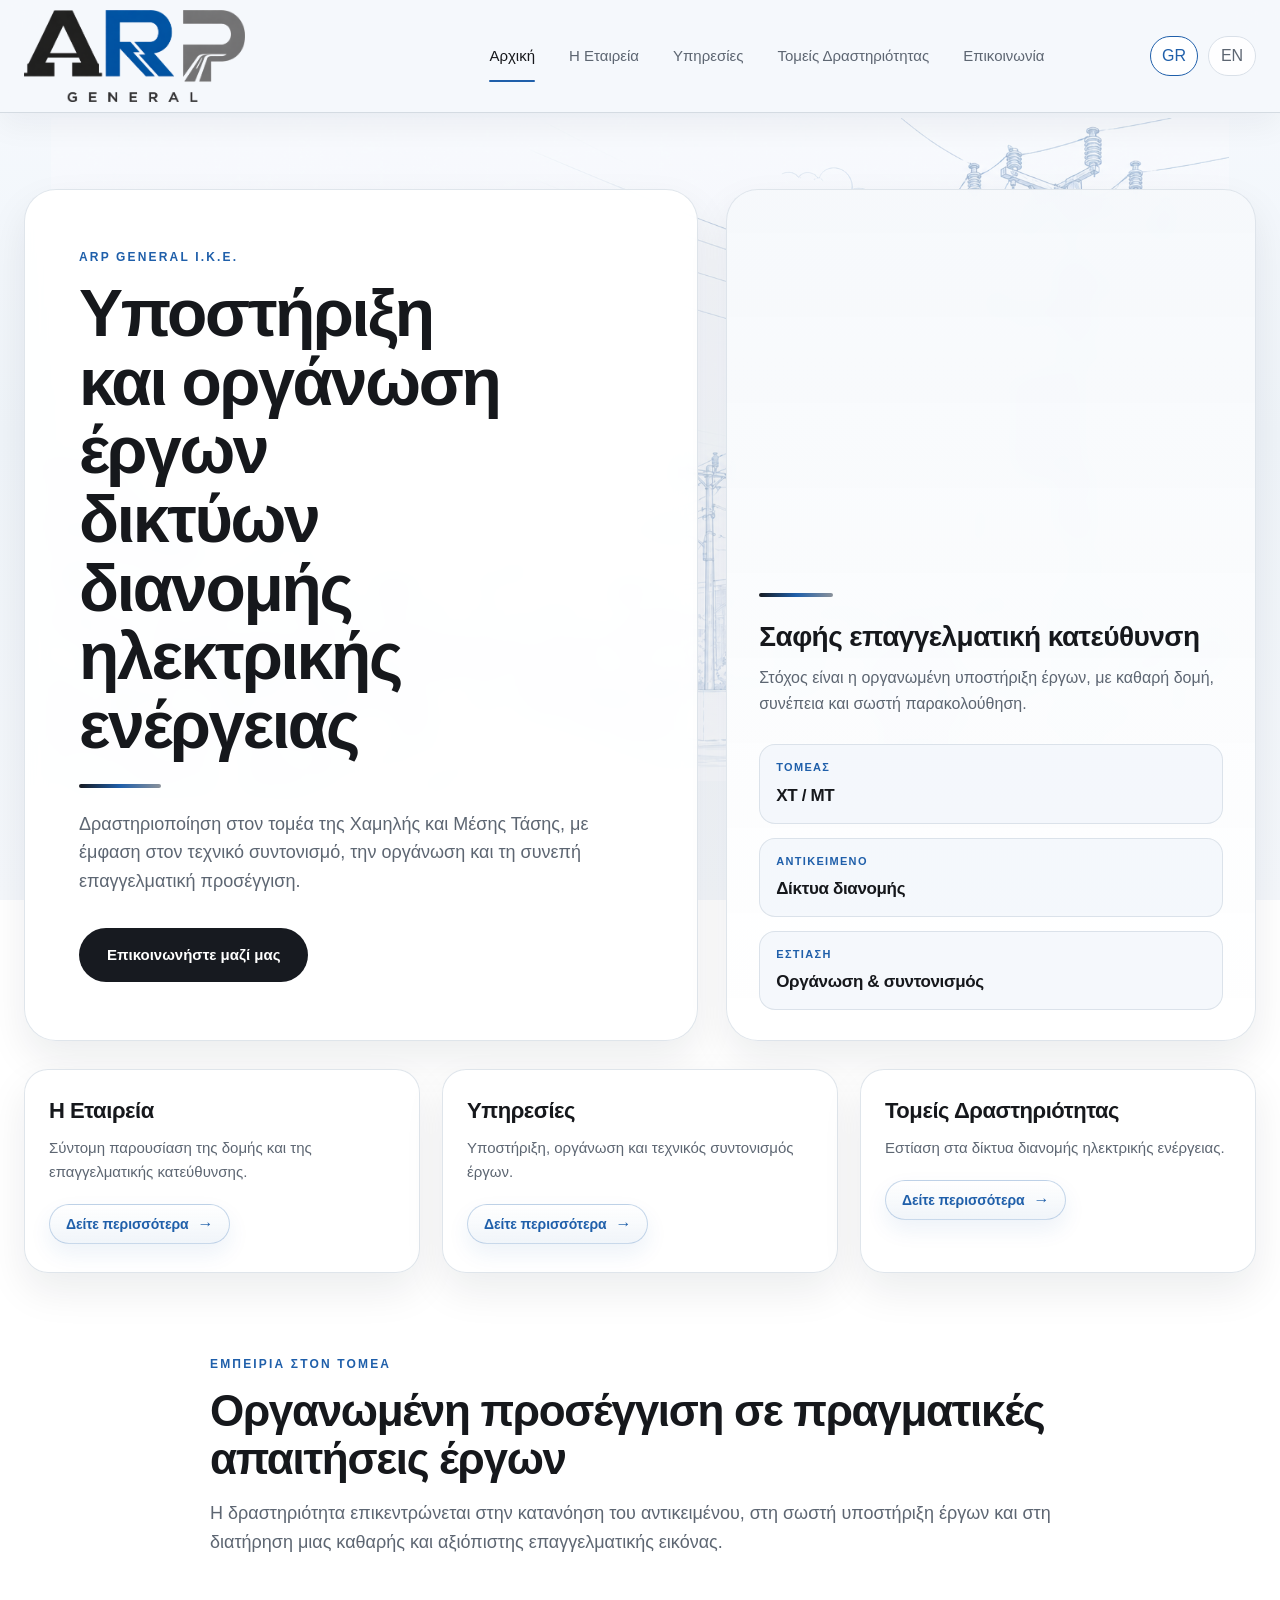
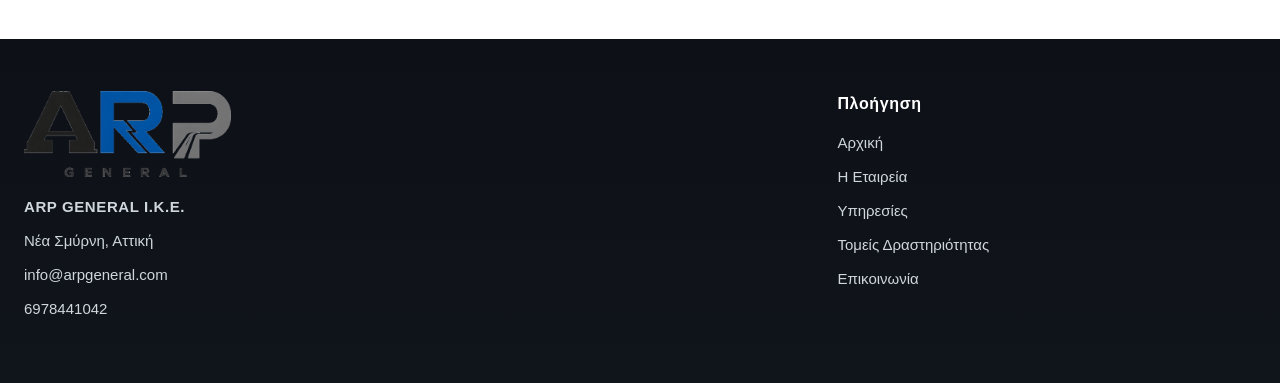
<file: index.html>
<!DOCTYPE html>
<html lang="el">
  <head>
    <meta charset="UTF-8" />
    <meta name="viewport" content="width=device-width, initial-scale=1.0" />
    <title>ARP GENERAL I.K.E. | Δίκτυα διανομής ηλεκτρικής ενέργειας</title>
    <meta
      name="description"
      content="Υποστήριξη, οργάνωση και τεχνικός συντονισμός έργων δικτύων διανομής ηλεκτρικής ενέργειας Χαμηλής και Μέσης Τάσης."
    />
    <link rel="stylesheet" href="styles.css" />
  </head>
  <body class="page-home">
    <header class="site-header">
      <div class="container header-inner">
        <a href="index.html" class="brand" aria-label="ARP GENERAL I.K.E.">
          <img src="assets/logo-transparent-fixed.png" alt="ARP GENERAL I.K.E. logo" class="brand-logo" />
        </a>

        <nav class="main-nav" aria-label="Κύρια πλοήγηση">
          <a href="index.html" class="active">Αρχική</a>
          <a href="company.html">Η Εταιρεία</a>
          <a href="services.html">Υπηρεσίες</a>
          <a href="sectors.html">Τομείς Δραστηριότητας</a>
          <a href="contact.html">Επικοινωνία</a>
        </nav>

        <div class="lang-switch" aria-label="Επιλογή γλώσσας">
          <button type="button" class="lang-btn active">GR</button>
          <button type="button" class="lang-btn">EN</button>
        </div>

        <button class="menu-toggle" type="button" aria-label="Άνοιγμα μενού">
          <span></span>
          <span></span>
          <span></span>
        </button>
      </div>
    </header>

    <main>
      <section class="hero hero-home">
        <div class="container hero-home-shell">
          <div class="hero-home-main">
            <div class="hero-home-copy">
              <p class="eyebrow">ARP GENERAL I.K.E.</p>
              <h1>Υποστήριξη και οργάνωση έργων δικτύων διανομής ηλεκτρικής ενέργειας</h1>
              <div class="hero-home-accent"></div>
              <p class="hero-text">
                Δραστηριοποίηση στον τομέα της Χαμηλής και Μέσης Τάσης,
                με έμφαση στον τεχνικό συντονισμό, την οργάνωση και
                τη συνεπή επαγγελματική προσέγγιση.
              </p>

              <a href="contact.html" class="primary-btn">Επικοινωνήστε μαζί μας</a>
            </div>

            <div class="hero-home-visual" aria-hidden="true">
              <div class="hero-home-visual-panel">
                <div class="hero-home-visual-line"></div>
                <h2>Σαφής επαγγελματική κατεύθυνση</h2>
                <p>
                  Στόχος είναι η οργανωμένη υποστήριξη έργων, με καθαρή δομή,
                  συνέπεια και σωστή παρακολούθηση.
                </p>

                <div class="hero-home-stats">
                  <div class="hero-home-stat">
                    <span class="hero-home-stat-label">Τομέας</span>
                    <strong>ΧΤ / ΜΤ</strong>
                  </div>
                  <div class="hero-home-stat">
                    <span class="hero-home-stat-label">Αντικείμενο</span>
                    <strong>Δίκτυα διανομής</strong>
                  </div>
                  <div class="hero-home-stat">
                    <span class="hero-home-stat-label">Εστίαση</span>
                    <strong>Οργάνωση &amp; συντονισμός</strong>
                  </div>
                </div>
              </div>
            </div>
          </div>

          <div class="hero-home-bottom">
            <article class="hero-home-bottom-card">
              <h3>Η Εταιρεία</h3>
              <p>Σύντομη παρουσίαση της δομής και της επαγγελματικής κατεύθυνσης.</p>
              <a href="company.html" class="text-link">Δείτε περισσότερα</a>
            </article>

            <article class="hero-home-bottom-card">
              <h3>Υπηρεσίες</h3>
              <p>Υποστήριξη, οργάνωση και τεχνικός συντονισμός έργων.</p>
              <a href="services.html" class="text-link">Δείτε περισσότερα</a>
            </article>

            <article class="hero-home-bottom-card">
              <h3>Τομείς Δραστηριότητας</h3>
              <p>Εστίαση στα δίκτυα διανομής ηλεκτρικής ενέργειας.</p>
              <a href="sectors.html" class="text-link">Δείτε περισσότερα</a>
            </article>
          </div>
        </div>
      </section>

      <section class="intro-section">
        <div class="container section-narrow">
          <p class="section-label">Εμπειρία στον τομέα</p>
          <h2>Οργανωμένη προσέγγιση σε πραγματικές απαιτήσεις έργων</h2>
          <p class="section-text">
            Η δραστηριότητα επικεντρώνεται στην κατανόηση του αντικειμένου,
            στη σωστή υποστήριξη έργων και στη διατήρηση μιας καθαρής και
            αξιόπιστης επαγγελματικής εικόνας.
          </p>
        </div>
      </section>
    </main>

    <footer class="site-footer">
      <div class="container footer-grid">
        <div class="footer-brand">
          <img src="assets/logo-transparent-fixed.png" alt="ARP GENERAL I.K.E. logo" class="footer-logo" />
          <p class="footer-title">ARP GENERAL I.K.E.</p>
          <p>Νέα Σμύρνη, Αττική</p>
          <p>info@arpgeneral.com</p>
          <p>6978441042</p>
        </div>

        <div class="footer-links">
          <p class="footer-heading">Πλοήγηση</p>
          <a href="index.html">Αρχική</a>
          <a href="company.html">Η Εταιρεία</a>
          <a href="services.html">Υπηρεσίες</a>
          <a href="sectors.html">Τομείς Δραστηριότητας</a>
          <a href="contact.html">Επικοινωνία</a>
        </div>
      </div>
    </footer>

    <script src="script.js"></script>
  </body>
</html>
</file>
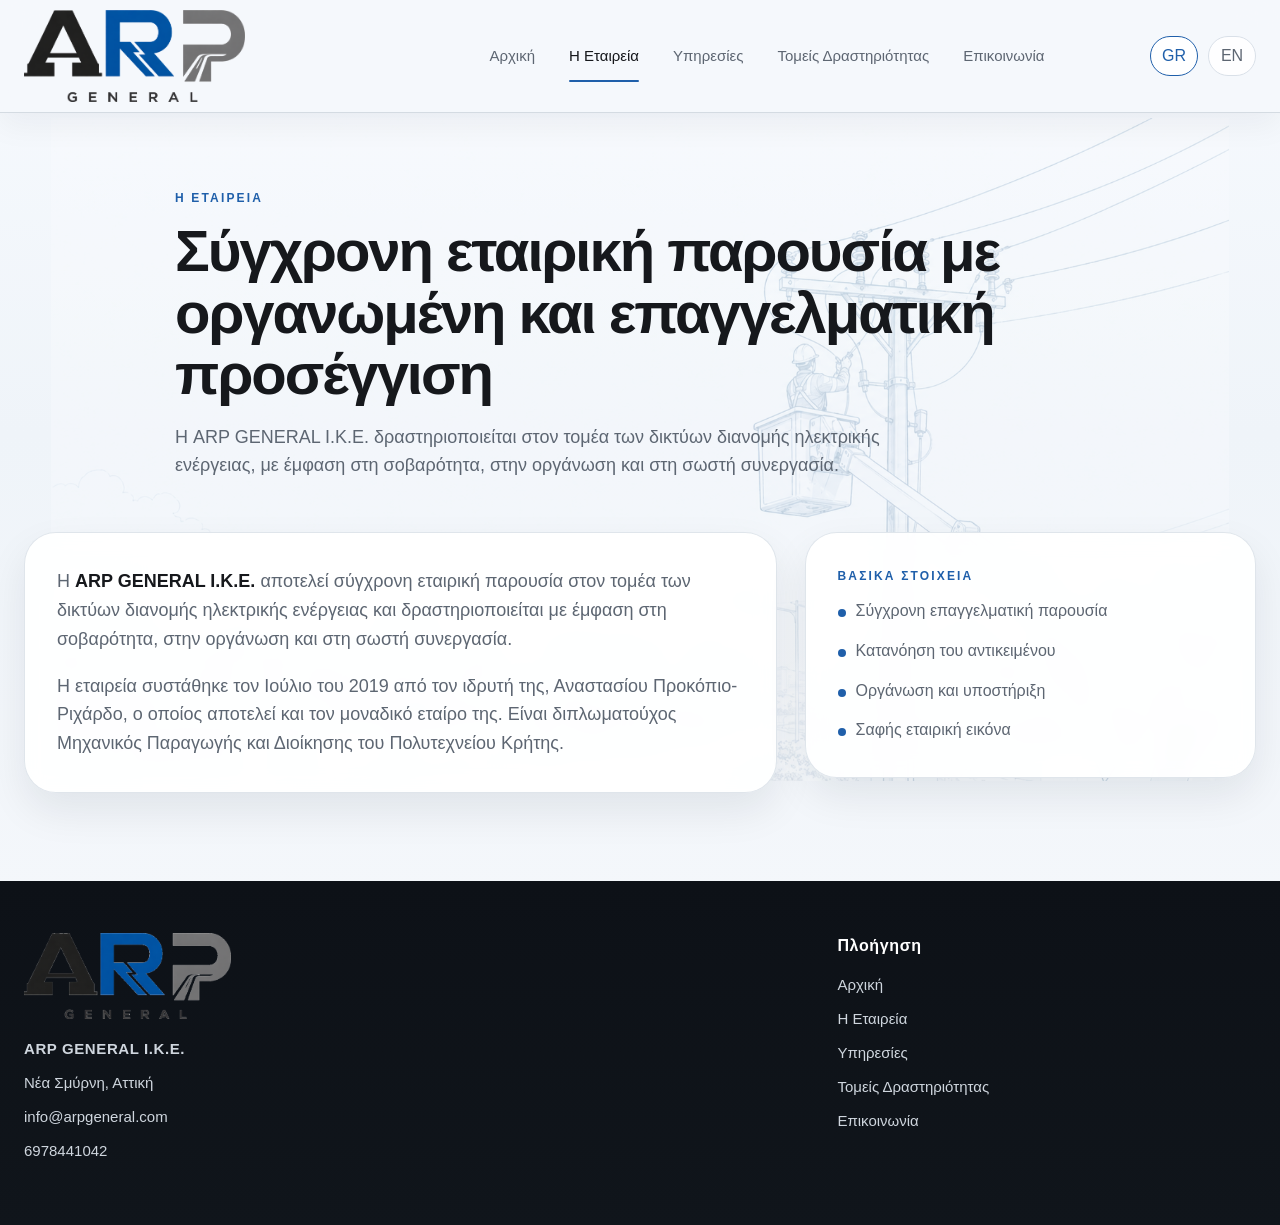
<file: company.html>
<!DOCTYPE html>
<html lang="el">
  <head>
    <meta charset="UTF-8" />
    <meta name="viewport" content="width=device-width, initial-scale=1.0" />
    <title>Η Εταιρεία | ARP GENERAL I.K.E.</title>
    <meta
      name="description"
      content="Η ARP GENERAL I.K.E. αποτελεί σύγχρονη εταιρική παρουσία στον τομέα των δικτύων διανομής ηλεκτρικής ενέργειας."
    />
    <link rel="stylesheet" href="styles.css" />
  </head>
  <body>
    <header class="site-header">
      <div class="container header-inner">
        <a href="index.html" class="brand" aria-label="ARP GENERAL I.K.E.">
          <img src="assets/logo-transparent-fixed.png" alt="ARP GENERAL I.K.E. logo" class="brand-logo" />
        </a>

        <nav class="main-nav" aria-label="Κύρια πλοήγηση">
          <a href="index.html">Αρχική</a>
          <a href="company.html" class="active">Η Εταιρεία</a>
          <a href="services.html">Υπηρεσίες</a>
          <a href="sectors.html">Τομείς Δραστηριότητας</a>
          <a href="contact.html">Επικοινωνία</a>
        </nav>

        <div class="lang-switch" aria-label="Επιλογή γλώσσας">
          <button type="button" class="lang-btn active">GR</button>
          <button type="button" class="lang-btn">EN</button>
        </div>

        <button class="menu-toggle" type="button" aria-label="Άνοιγμα μενού">
          <span></span>
          <span></span>
          <span></span>
        </button>
      </div>
    </header>

    <main>
      <section class="page-hero">
        <div class="container page-hero-inner">
          <p class="section-label company-label">Η Εταιρεία</p>
          <h1 class="company-hero-title">
            Σύγχρονη εταιρική παρουσία με οργανωμένη και επαγγελματική προσέγγιση
          </h1>
          <p class="page-hero-text company-hero-text">
            Η ARP GENERAL I.K.E. δραστηριοποιείται στον τομέα των δικτύων διανομής
            ηλεκτρικής ενέργειας, με έμφαση στη σοβαρότητα, στην οργάνωση και στη
            σωστή συνεργασία.
          </p>
        </div>
      </section>

      <section class="content-section">
        <div class="container content-grid">
          <div class="content-main">
            <p class="company-main-text-1">
              Η <strong>ARP GENERAL I.K.E.</strong> αποτελεί σύγχρονη εταιρική παρουσία
              στον τομέα των δικτύων διανομής ηλεκτρικής ενέργειας και δραστηριοποιείται
              με έμφαση στη σοβαρότητα, στην οργάνωση και στη σωστή συνεργασία.
            </p>

            <p class="company-main-text-2">
              Η εταιρεία συστάθηκε τον Ιούλιο του 2019 από τον ιδρυτή της,
              Αναστασίου Προκόπιο-Ριχάρδο, ο οποίος αποτελεί και τον μοναδικό εταίρο της.
              Είναι διπλωματούχος Μηχανικός Παραγωγής και Διοίκησης του Πολυτεχνείου Κρήτης.
            </p>
          </div>

          <aside class="content-side">
            <div class="side-card">
              <p class="section-label company-side-label">Βασικά στοιχεία</p>
              <ul class="side-list">
                <li class="company-side-item-1">Σύγχρονη επαγγελματική παρουσία</li>
                <li class="company-side-item-2">Κατανόηση του αντικειμένου</li>
                <li class="company-side-item-3">Οργάνωση και υποστήριξη</li>
                <li class="company-side-item-4">Σαφής εταιρική εικόνα</li>
              </ul>
            </div>
          </aside>
        </div>
      </section>
    </main>

    <footer class="site-footer">
      <div class="container footer-grid">
        <div class="footer-brand">
          <img src="assets/logo-transparent-fixed.png" alt="ARP GENERAL I.K.E. logo" class="footer-logo" />
          <p class="footer-title">ARP GENERAL I.K.E.</p>
          <p class="company-footer-item-1">Νέα Σμύρνη, Αττική</p>
          <p class="company-footer-item-2">info@arpgeneral.com</p>
          <p class="company-footer-item-3">6978441042</p>
        </div>

        <div class="footer-links">
          <p class="footer-heading company-footer-heading">Πλοήγηση</p>
          <a href="index.html">Αρχική</a>
          <a href="company.html">Η Εταιρεία</a>
          <a href="services.html">Υπηρεσίες</a>
          <a href="sectors.html">Τομείς Δραστηριότητας</a>
          <a href="contact.html">Επικοινωνία</a>
        </div>
      </div>
    </footer>

    <script src="script.js"></script>
    <script>
      (function () {
        const companyTranslations = {
          gr: {
            htmlLang: "el",
            title: "Η Εταιρεία | ARP GENERAL I.K.E.",
            description:
              "Η ARP GENERAL I.K.E. αποτελεί σύγχρονη εταιρική παρουσία στον τομέα των δικτύων διανομής ηλεκτρικής ενέργειας.",
            label: "Η Εταιρεία",
            heroTitle:
              "Σύγχρονη εταιρική παρουσία με οργανωμένη και επαγγελματική προσέγγιση",
            heroText:
              "Η ARP GENERAL I.K.E. δραστηριοποιείται στον τομέα των δικτύων διανομής ηλεκτρικής ενέργειας, με έμφαση στη σοβαρότητα, στην οργάνωση και στη σωστή συνεργασία.",
            main1:
              "Η ARP GENERAL I.K.E. αποτελεί σύγχρονη εταιρική παρουσία στον τομέα των δικτύων διανομής ηλεκτρικής ενέργειας και δραστηριοποιείται με έμφαση στη σοβαρότητα, στην οργάνωση και στη σωστή συνεργασία.",
            main2:
              "Η εταιρεία συστάθηκε τον Ιούλιο του 2019 από τον ιδρυτή της, Αναστασίου Προκόπιο-Ριχάρδο, ο οποίος αποτελεί και τον μοναδικό εταίρο της. Είναι διπλωματούχος Μηχανικός Παραγωγής και Διοίκησης του Πολυτεχνείου Κρήτης.",
            sideLabel: "Βασικά στοιχεία",
            side1: "Σύγχρονη επαγγελματική παρουσία",
            side2: "Κατανόηση του αντικειμένου",
            side3: "Οργάνωση και υποστήριξη",
            side4: "Σαφής εταιρική εικόνα",
            location: "Νέα Σμύρνη, Αττική",
            footerHeading: "Πλοήγηση",
          },
          en: {
            htmlLang: "en",
            title: "Company | ARP GENERAL I.K.E.",
            description:
              "ARP GENERAL I.K.E. is a modern corporate presence in the field of electrical power distribution networks.",
            label: "Company",
            heroTitle:
              "Modern corporate presence with an organized and professional approach",
            heroText:
              "ARP GENERAL I.K.E. is active in the field of electrical power distribution networks, with emphasis on seriousness, organization and proper cooperation.",
            main1:
              "ARP GENERAL I.K.E. is a modern corporate presence in the field of electrical power distribution networks, operating with emphasis on professionalism, organization and effective collaboration.",
            main2:
              "The company was established in July 2019 by its founder, Anastasios Prokopios-Richardos, who is also the sole partner. He holds a diploma in Production Engineering and Management from the Technical University of Crete.",
            sideLabel: "Key points",
            side1: "Modern professional presence",
            side2: "Understanding of the field",
            side3: "Organization and support",
            side4: "Clear corporate image",
            location: "Nea Smyrni, Attica",
            footerHeading: "Navigation",
          },
        };

        function setDescription(content) {
          const meta = document.querySelector('meta[name="description"]');
          if (meta) meta.setAttribute("content", content);
        }

        function setStrongParagraph(selector, text) {
          const el = document.querySelector(selector);
          if (!el) return;

          if (text.startsWith("ARP GENERAL I.K.E.")) {
            el.innerHTML = `<strong>ARP GENERAL I.K.E.</strong>${text.replace("ARP GENERAL I.K.E.", "")}`;
          } else if (text.startsWith("Η ARP GENERAL I.K.E.")) {
            el.innerHTML = `Η <strong>ARP GENERAL I.K.E.</strong>${text.replace("Η ARP GENERAL I.K.E.", "")}`;
          } else {
            el.textContent = text;
          }
        }

        function applyCompanyLanguage(language) {
          const t = companyTranslations[language] || companyTranslations.gr;

          document.documentElement.lang = t.htmlLang;
          document.title = t.title;
          setDescription(t.description);

          const map = [
            [".company-label", t.label],
            [".company-hero-title", t.heroTitle],
            [".company-hero-text", t.heroText],
            [".company-side-label", t.sideLabel],
            [".company-side-item-1", t.side1],
            [".company-side-item-2", t.side2],
            [".company-side-item-3", t.side3],
            [".company-side-item-4", t.side4],
            [".company-footer-item-1", t.location],
            [".company-footer-heading", t.footerHeading],
          ];

          map.forEach(([selector, value]) => {
            const el = document.querySelector(selector);
            if (el) el.textContent = value;
          });

          setStrongParagraph(".company-main-text-1", t.main1);

          const main2 = document.querySelector(".company-main-text-2");
          if (main2) main2.textContent = t.main2;
        }

        function getSavedLanguage() {
          const saved = localStorage.getItem("arp-language");
          return saved === "en" ? "en" : "gr";
        }

        function bindCompanyButtons() {
          document.querySelectorAll(".lang-switch .lang-btn").forEach((btn) => {
            btn.addEventListener("click", () => {
              setTimeout(() => {
                applyCompanyLanguage(getSavedLanguage());
              }, 0);
            });
          });
        }

        applyCompanyLanguage(getSavedLanguage());
        bindCompanyButtons();
      })();
    </script>
  </body>
</html>
</file>
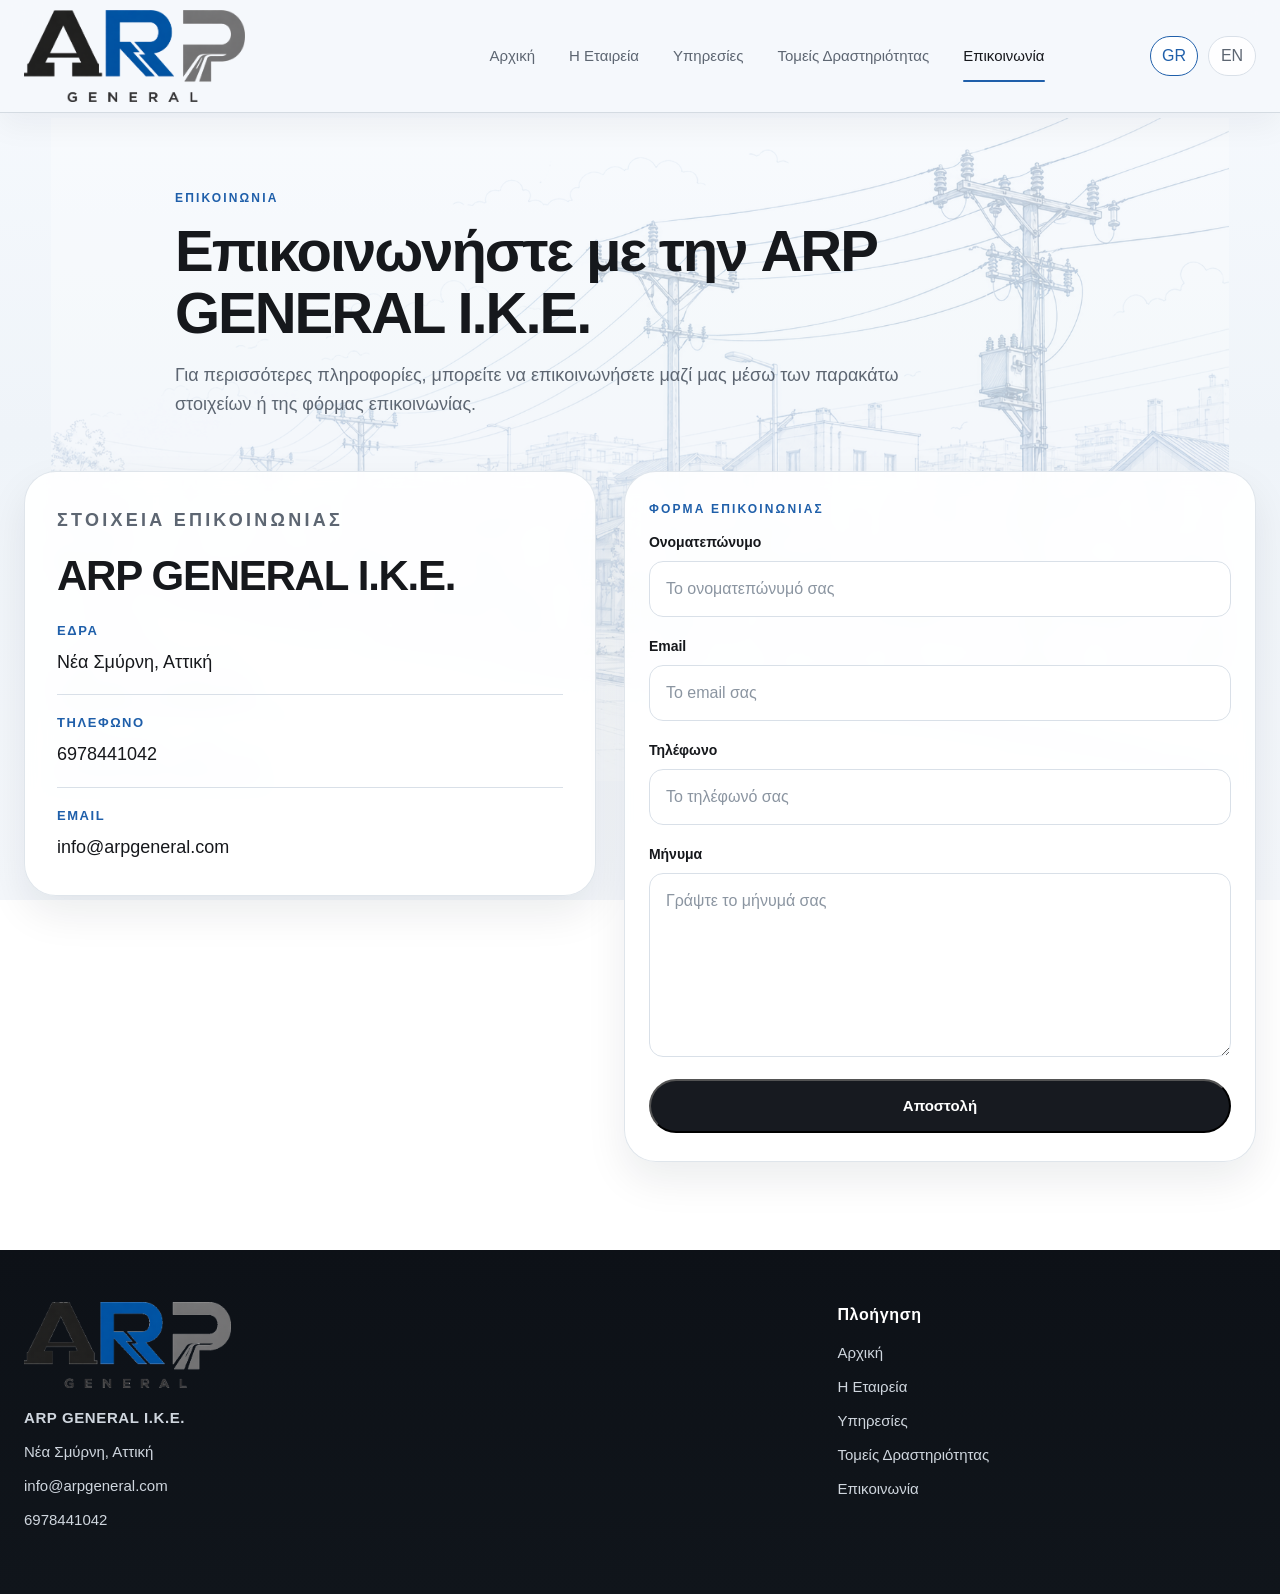
<file: contact.html>
<!DOCTYPE html>
<html lang="el">
  <head>
    <meta charset="UTF-8" />
    <meta name="viewport" content="width=device-width, initial-scale=1.0" />
    <title>Επικοινωνία | ARP GENERAL I.K.E.</title>
    <meta
      name="description"
      content="Επικοινωνήστε με την ARP GENERAL I.K.E. για πληροφορίες σχετικά με τον τομέα δραστηριότητάς της."
    />
    <link rel="stylesheet" href="styles.css" />
  </head>
  <body>
    <header class="site-header">
      <div class="container header-inner">
        <a href="index.html" class="brand" aria-label="ARP GENERAL I.K.E.">
          <img src="assets/logo-transparent-fixed.png" alt="ARP GENERAL I.K.E. logo" class="brand-logo" />
        </a>

        <nav class="main-nav" aria-label="Κύρια πλοήγηση">
          <a href="index.html">Αρχική</a>
          <a href="company.html">Η Εταιρεία</a>
          <a href="services.html">Υπηρεσίες</a>
          <a href="sectors.html">Τομείς Δραστηριότητας</a>
          <a href="contact.html" class="active">Επικοινωνία</a>
        </nav>

        <div class="lang-switch" aria-label="Επιλογή γλώσσας">
          <button type="button" class="lang-btn active">GR</button>
          <button type="button" class="lang-btn">EN</button>
        </div>

        <button class="menu-toggle" type="button" aria-label="Άνοιγμα μενού">
          <span></span>
          <span></span>
          <span></span>
        </button>
      </div>
    </header>

    <main>
      <section class="page-hero">
        <div class="container page-hero-inner">
          <p class="section-label contact-label">Επικοινωνία</p>
          <h1 class="contact-hero-title">Επικοινωνήστε με την ARP GENERAL I.K.E.</h1>
          <p class="page-hero-text contact-hero-text">
            Για περισσότερες πληροφορίες, μπορείτε να επικοινωνήσετε μαζί μας
            μέσω των παρακάτω στοιχείων ή της φόρμας επικοινωνίας.
          </p>
        </div>
      </section>

      <section class="content-section">
        <div class="container contact-page-grid">
          <div class="content-main">
            <p class="section-label contact-details-section-label">Στοιχεία επικοινωνίας</p>
            <h2 class="contact-page-title">ARP GENERAL I.K.E.</h2>

            <ul class="contact-details-list">
              <li>
                <span class="contact-details-label contact-detail-label-1">Έδρα</span>
                <span class="contact-details-value contact-detail-value-1">Νέα Σμύρνη, Αττική</span>
              </li>
              <li>
                <span class="contact-details-label contact-detail-label-2">Τηλέφωνο</span>
                <span class="contact-details-value contact-detail-value-2">6978441042</span>
              </li>
              <li>
                <span class="contact-details-label contact-detail-label-3">Email</span>
                <span class="contact-details-value contact-detail-value-3">info@arpgeneral.com</span>
              </li>
            </ul>
          </div>

          <div class="side-card contact-form-card">
            <p class="section-label contact-form-label">Φόρμα Επικοινωνίας</p>

            <form
              class="contact-form"
              action="https://formspree.io/f/mlgakwev"
              method="POST"
            >
              <input
                type="hidden"
                name="_subject"
                value="Νέο μήνυμα από το ARP General site"
                class="contact-subject-field"
              />
              <input
                type="hidden"
                name="_language"
                value="el"
                class="contact-language-field"
              />

              <div class="form-row">
                <label for="full-name" class="contact-form-name-label">Ονοματεπώνυμο</label>
                <input
                  type="text"
                  id="full-name"
                  name="Ονοματεπώνυμο"
                  placeholder="Το ονοματεπώνυμό σας"
                  required
                  class="contact-input-name"
                />
              </div>

              <div class="form-row">
                <label for="email" class="contact-form-email-label">Email</label>
                <input
                  type="email"
                  id="email"
                  name="Email"
                  placeholder="Το email σας"
                  required
                  class="contact-input-email"
                />
              </div>

              <div class="form-row">
                <label for="phone" class="contact-form-phone-label">Τηλέφωνο</label>
                <input
                  type="text"
                  id="phone"
                  name="Τηλέφωνο"
                  placeholder="Το τηλέφωνό σας"
                  class="contact-input-phone"
                />
              </div>

              <div class="form-row">
                <label for="message" class="contact-form-message-label">Μήνυμα</label>
                <textarea
                  id="message"
                  name="Μήνυμα"
                  rows="6"
                  placeholder="Γράψτε το μήνυμά σας"
                  required
                  class="contact-input-message"
                ></textarea>
              </div>

              <button type="submit" class="primary-btn form-btn contact-form-btn">Αποστολή</button>
            </form>
          </div>
        </div>
      </section>
    </main>

    <footer class="site-footer">
      <div class="container footer-grid">
        <div class="footer-brand">
          <img src="assets/logo-transparent-fixed.png" alt="ARP GENERAL I.K.E. logo" class="footer-logo" />
          <p class="footer-title">ARP GENERAL I.K.E.</p>
          <p class="contact-footer-item-1">Νέα Σμύρνη, Αττική</p>
          <p class="contact-footer-item-2">info@arpgeneral.com</p>
          <p class="contact-footer-item-3">6978441042</p>
        </div>

        <div class="footer-links">
          <p class="footer-heading contact-footer-heading">Πλοήγηση</p>
          <a href="index.html">Αρχική</a>
          <a href="company.html">Η Εταιρεία</a>
          <a href="services.html">Υπηρεσίες</a>
          <a href="sectors.html">Τομείς Δραστηριότητας</a>
          <a href="contact.html">Επικοινωνία</a>
        </div>
      </div>
    </footer>

    <script src="script.js"></script>
    <script>
      (function () {
        const contactTranslations = {
          gr: {
            htmlLang: "el",
            title: "Επικοινωνία | ARP GENERAL I.K.E.",
            description:
              "Επικοινωνήστε με την ARP GENERAL I.K.E. για πληροφορίες σχετικά με τον τομέα δραστηριότητάς της.",
            heroLabel: "Επικοινωνία",
            heroTitle: "Επικοινωνήστε με την ARP GENERAL I.K.E.",
            heroText:
              "Για περισσότερες πληροφορίες, μπορείτε να επικοινωνήσετε μαζί μας μέσω των παρακάτω στοιχείων ή της φόρμας επικοινωνίας.",
            detailsLabel: "Στοιχεία επικοινωνίας",
            officeLabel: "Έδρα",
            officeValue: "Νέα Σμύρνη, Αττική",
            phoneLabel: "Τηλέφωνο",
            phoneValue: "6978441042",
            emailLabel: "Email",
            emailValue: "info@arpgeneral.com",
            formLabel: "Φόρμα Επικοινωνίας",
            nameLabel: "Ονοματεπώνυμο",
            namePlaceholder: "Το ονοματεπώνυμό σας",
            emailFormLabel: "Email",
            emailPlaceholder: "Το email σας",
            phoneFormLabel: "Τηλέφωνο",
            phonePlaceholder: "Το τηλέφωνό σας",
            messageLabel: "Μήνυμα",
            messagePlaceholder: "Γράψτε το μήνυμά σας",
            submitBtn: "Αποστολή",
            footerHeading: "Πλοήγηση",
            subject: "Νέο μήνυμα από το ARP General site",
            languageValue: "el",
            fullNameName: "Ονοματεπώνυμο",
            emailName: "Email",
            phoneName: "Τηλέφωνο",
            messageName: "Μήνυμα",
          },
          en: {
            htmlLang: "en",
            title: "Contact | ARP GENERAL I.K.E.",
            description:
              "Contact ARP GENERAL I.K.E. for more information regarding its field of activity.",
            heroLabel: "Contact",
            heroTitle: "Contact ARP GENERAL I.K.E.",
            heroText:
              "For more information, you can contact us through the details below or via the contact form.",
            detailsLabel: "Contact Details",
            officeLabel: "Registered Office",
            officeValue: "Nea Smyrni, Attica",
            phoneLabel: "Phone",
            phoneValue: "6978441042",
            emailLabel: "Email",
            emailValue: "info@arpgeneral.com",
            formLabel: "Contact Form",
            nameLabel: "Full Name",
            namePlaceholder: "Your full name",
            emailFormLabel: "Email",
            emailPlaceholder: "Your email",
            phoneFormLabel: "Phone",
            phonePlaceholder: "Your phone number",
            messageLabel: "Message",
            messagePlaceholder: "Write your message",
            submitBtn: "Send",
            footerHeading: "Navigation",
            subject: "New message from the ARP General site",
            languageValue: "en",
            fullNameName: "Full Name",
            emailName: "Email",
            phoneName: "Phone",
            messageName: "Message",
          },
        };

        function setDescription(content) {
          const meta = document.querySelector('meta[name="description"]');
          if (meta) meta.setAttribute("content", content);
        }

        function applyContactLanguage(language) {
          const t = contactTranslations[language] || contactTranslations.gr;

          document.documentElement.lang = t.htmlLang;
          document.title = t.title;
          setDescription(t.description);

          const textMap = [
            [".contact-label", t.heroLabel],
            [".contact-hero-title", t.heroTitle],
            [".contact-hero-text", t.heroText],
            [".contact-details-section-label", t.detailsLabel],
            [".contact-detail-label-1", t.officeLabel],
            [".contact-detail-value-1", t.officeValue],
            [".contact-detail-label-2", t.phoneLabel],
            [".contact-detail-value-2", t.phoneValue],
            [".contact-detail-label-3", t.emailLabel],
            [".contact-detail-value-3", t.emailValue],
            [".contact-form-label", t.formLabel],
            [".contact-form-name-label", t.nameLabel],
            [".contact-form-email-label", t.emailFormLabel],
            [".contact-form-phone-label", t.phoneFormLabel],
            [".contact-form-message-label", t.messageLabel],
            [".contact-form-btn", t.submitBtn],
            [".contact-footer-item-1", t.officeValue],
            [".contact-footer-item-2", t.emailValue],
            [".contact-footer-item-3", t.phoneValue],
            [".contact-footer-heading", t.footerHeading],
          ];

          textMap.forEach(([selector, value]) => {
            const el = document.querySelector(selector);
            if (el) el.textContent = value;
          });

          const nameInput = document.querySelector(".contact-input-name");
          const emailInput = document.querySelector(".contact-input-email");
          const phoneInput = document.querySelector(".contact-input-phone");
          const messageInput = document.querySelector(".contact-input-message");
          const subjectField = document.querySelector(".contact-subject-field");
          const languageField = document.querySelector(".contact-language-field");

          if (nameInput) {
            nameInput.setAttribute("placeholder", t.namePlaceholder);
            nameInput.setAttribute("name", t.fullNameName);
          }

          if (emailInput) {
            emailInput.setAttribute("placeholder", t.emailPlaceholder);
            emailInput.setAttribute("name", t.emailName);
          }

          if (phoneInput) {
            phoneInput.setAttribute("placeholder", t.phonePlaceholder);
            phoneInput.setAttribute("name", t.phoneName);
          }

          if (messageInput) {
            messageInput.setAttribute("placeholder", t.messagePlaceholder);
            messageInput.setAttribute("name", t.messageName);
          }

          if (subjectField) {
            subjectField.value = t.subject;
          }

          if (languageField) {
            languageField.value = t.languageValue;
          }
        }

        function getSavedLanguage() {
          const saved = localStorage.getItem("arp-language");
          return saved === "en" ? "en" : "gr";
        }

        function bindContactButtons() {
          document.querySelectorAll(".lang-switch .lang-btn").forEach((btn) => {
            btn.addEventListener("click", () => {
              setTimeout(() => {
                applyContactLanguage(getSavedLanguage());
              }, 0);
            });
          });
        }

        applyContactLanguage(getSavedLanguage());
        bindContactButtons();
      })();
    </script>
  </body>
</html>
</file>
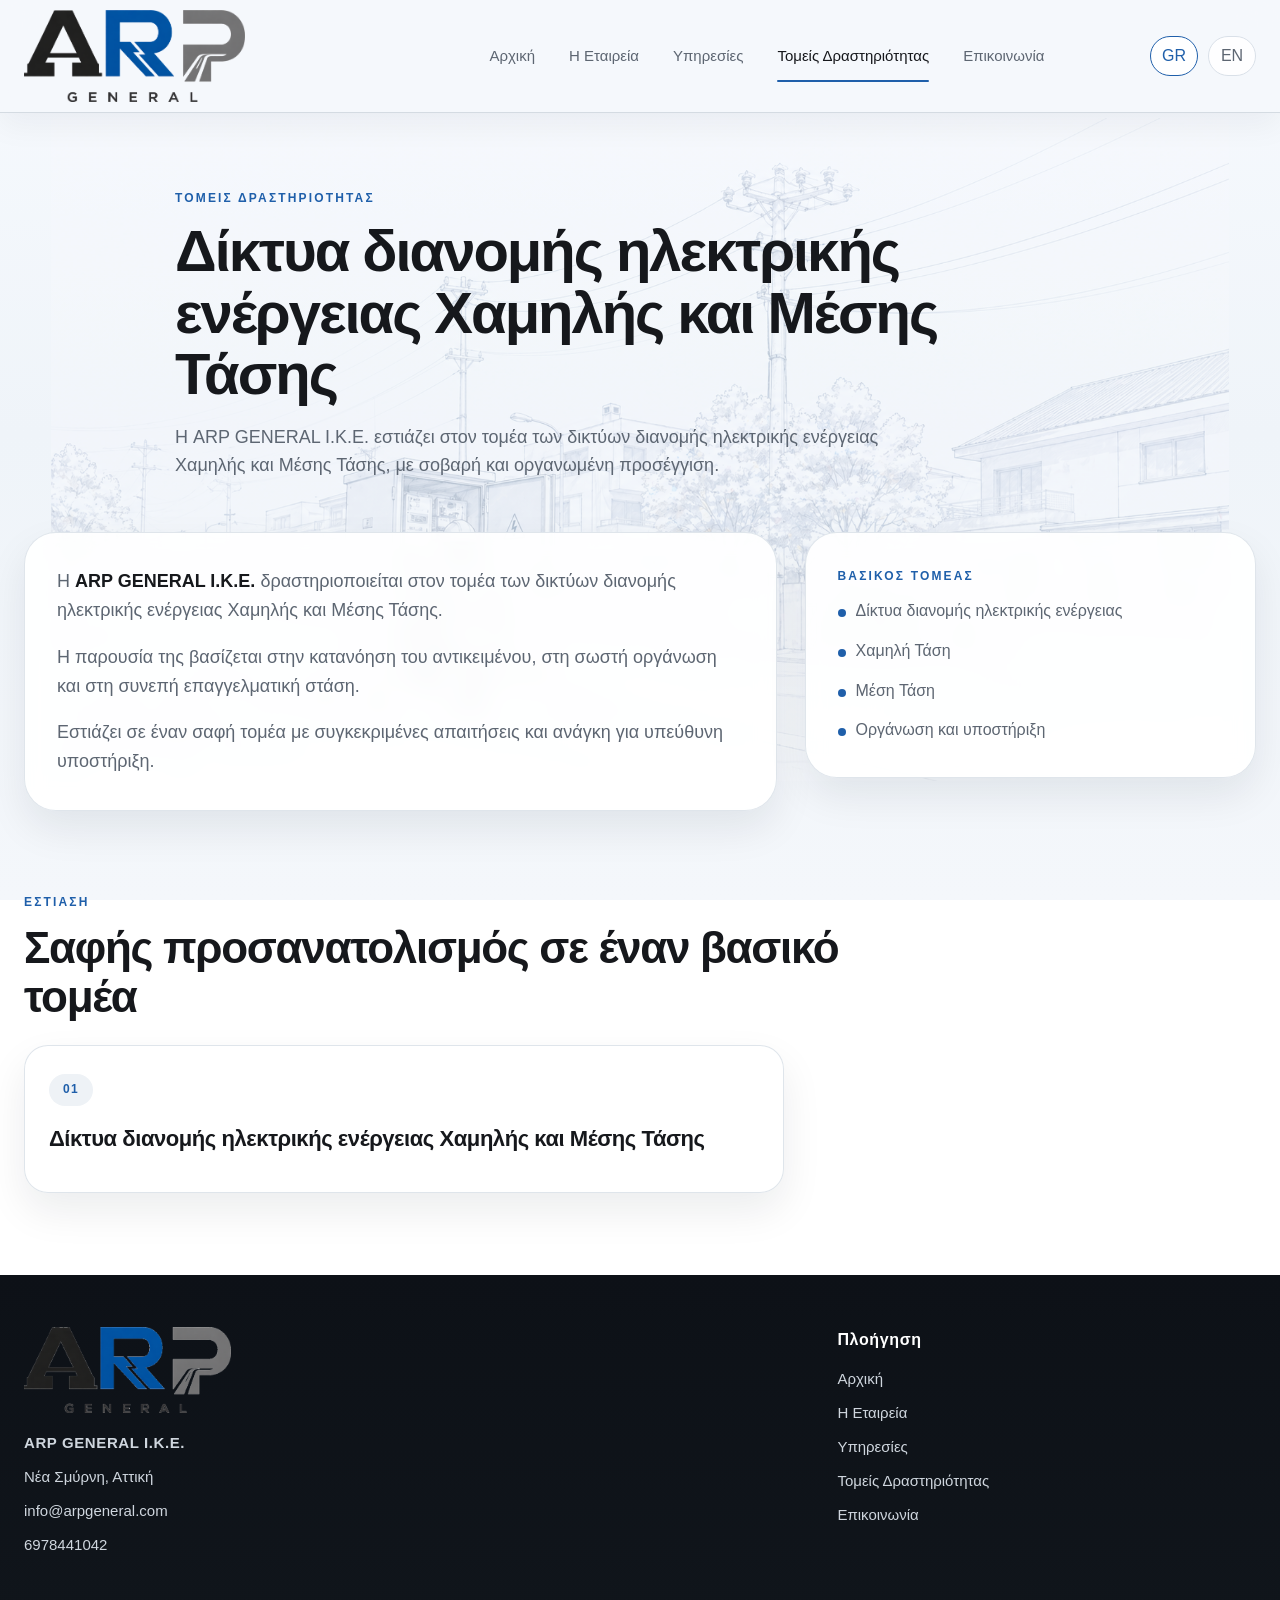
<file: sectors.html>
<!DOCTYPE html>
<html lang="el">
  <head>
    <meta charset="UTF-8" />
    <meta name="viewport" content="width=device-width, initial-scale=1.0" />
    <title>Τομείς Δραστηριότητας | ARP GENERAL I.K.E.</title>
    <meta
      name="description"
      content="Τομέας δραστηριότητας της ARP GENERAL I.K.E. στον χώρο των δικτύων διανομής ηλεκτρικής ενέργειας Χαμηλής και Μέσης Τάσης."
    />
    <link rel="stylesheet" href="styles.css" />
  </head>
  <body>
    <header class="site-header">
      <div class="container header-inner">
        <a href="index.html" class="brand" aria-label="ARP GENERAL I.K.E.">
          <img src="assets/logo-transparent-fixed.png" alt="ARP GENERAL I.K.E. logo" class="brand-logo" />
        </a>

        <nav class="main-nav" aria-label="Κύρια πλοήγηση">
          <a href="index.html">Αρχική</a>
          <a href="company.html">Η Εταιρεία</a>
          <a href="services.html">Υπηρεσίες</a>
          <a href="sectors.html" class="active">Τομείς Δραστηριότητας</a>
          <a href="contact.html">Επικοινωνία</a>
        </nav>

        <div class="lang-switch" aria-label="Επιλογή γλώσσας">
          <button type="button" class="lang-btn active">GR</button>
          <button type="button" class="lang-btn">EN</button>
        </div>

        <button class="menu-toggle" type="button" aria-label="Άνοιγμα μενού">
          <span></span>
          <span></span>
          <span></span>
        </button>
      </div>
    </header>

    <main>
      <section class="page-hero">
        <div class="container page-hero-inner">
          <p class="section-label sectors-label">Τομείς Δραστηριότητας</p>
          <h1 class="sectors-hero-title">Δίκτυα διανομής ηλεκτρικής ενέργειας Χαμηλής και Μέσης Τάσης</h1>
          <p class="page-hero-text sectors-hero-text">
            Η ARP GENERAL I.K.E. εστιάζει στον τομέα των δικτύων διανομής
            ηλεκτρικής ενέργειας Χαμηλής και Μέσης Τάσης, με σοβαρή και οργανωμένη προσέγγιση.
          </p>
        </div>
      </section>

      <section class="content-section">
        <div class="container content-grid">
          <div class="content-main">
            <p class="sectors-main-text-1">
              Η <strong>ARP GENERAL I.K.E.</strong> δραστηριοποιείται στον τομέα
              των δικτύων διανομής ηλεκτρικής ενέργειας Χαμηλής και Μέσης Τάσης.
            </p>

            <p class="sectors-main-text-2">
              Η παρουσία της βασίζεται στην κατανόηση του αντικειμένου, στη σωστή
              οργάνωση και στη συνεπή επαγγελματική στάση.
            </p>

            <p class="sectors-main-text-3">
              Εστιάζει σε έναν σαφή τομέα με συγκεκριμένες απαιτήσεις και ανάγκη
              για υπεύθυνη υποστήριξη.
            </p>
          </div>

          <aside class="content-side">
            <div class="side-card">
              <p class="section-label sectors-side-label">Βασικός τομέας</p>
              <ul class="side-list">
                <li class="sectors-side-item-1">Δίκτυα διανομής ηλεκτρικής ενέργειας</li>
                <li class="sectors-side-item-2">Χαμηλή Τάση</li>
                <li class="sectors-side-item-3">Μέση Τάση</li>
                <li class="sectors-side-item-4">Οργάνωση και υποστήριξη</li>
              </ul>
            </div>
          </aside>
        </div>
      </section>

      <section class="highlights-section">
        <div class="container">
          <div class="section-heading">
            <p class="section-label sectors-section-label">Εστίαση</p>
            <h2 class="sectors-section-title">Σαφής προσανατολισμός σε έναν βασικό τομέα</h2>
          </div>

          <div class="sectors-grid single-sector">
            <div class="sector-box">
              <span class="sector-number">01</span>
              <h3 class="sectors-box-title">Δίκτυα διανομής ηλεκτρικής ενέργειας Χαμηλής και Μέσης Τάσης</h3>
            </div>
          </div>
        </div>
      </section>
    </main>

    <footer class="site-footer">
      <div class="container footer-grid">
        <div class="footer-brand">
          <img src="assets/logo-transparent-fixed.png" alt="ARP GENERAL I.K.E. logo" class="footer-logo" />
          <p class="footer-title">ARP GENERAL I.K.E.</p>
          <p class="sectors-footer-item-1">Νέα Σμύρνη, Αττική</p>
          <p class="sectors-footer-item-2">info@arpgeneral.com</p>
          <p class="sectors-footer-item-3">6978441042</p>
        </div>

        <div class="footer-links">
          <p class="footer-heading sectors-footer-heading">Πλοήγηση</p>
          <a href="index.html">Αρχική</a>
          <a href="company.html">Η Εταιρεία</a>
          <a href="services.html">Υπηρεσίες</a>
          <a href="sectors.html">Τομείς Δραστηριότητας</a>
          <a href="contact.html">Επικοινωνία</a>
        </div>
      </div>
    </footer>

    <script src="script.js"></script>
    <script>
      (function () {
        const sectorsTranslations = {
          gr: {
            htmlLang: "el",
            title: "Τομείς Δραστηριότητας | ARP GENERAL I.K.E.",
            description:
              "Τομέας δραστηριότητας της ARP GENERAL I.K.E. στον χώρο των δικτύων διανομής ηλεκτρικής ενέργειας Χαμηλής και Μέσης Τάσης.",
            label: "Τομείς Δραστηριότητας",
            heroTitle: "Δίκτυα διανομής ηλεκτρικής ενέργειας Χαμηλής και Μέσης Τάσης",
            heroText:
              "Η ARP GENERAL I.K.E. εστιάζει στον τομέα των δικτύων διανομής ηλεκτρικής ενέργειας Χαμηλής και Μέσης Τάσης, με σοβαρή και οργανωμένη προσέγγιση.",
            main1:
              "Η ARP GENERAL I.K.E. δραστηριοποιείται στον τομέα των δικτύων διανομής ηλεκτρικής ενέργειας Χαμηλής και Μέσης Τάσης.",
            main2:
              "Η παρουσία της βασίζεται στην κατανόηση του αντικειμένου, στη σωστή οργάνωση και στη συνεπή επαγγελματική στάση.",
            main3:
              "Εστιάζει σε έναν σαφή τομέα με συγκεκριμένες απαιτήσεις και ανάγκη για υπεύθυνη υποστήριξη.",
            sideLabel: "Βασικός τομέας",
            side1: "Δίκτυα διανομής ηλεκτρικής ενέργειας",
            side2: "Χαμηλή Τάση",
            side3: "Μέση Τάση",
            side4: "Οργάνωση και υποστήριξη",
            sectionLabel: "Εστίαση",
            sectionTitle: "Σαφής προσανατολισμός σε έναν βασικό τομέα",
            boxTitle: "Δίκτυα διανομής ηλεκτρικής ενέργειας Χαμηλής και Μέσης Τάσης",
            location: "Νέα Σμύρνη, Αττική",
            footerHeading: "Πλοήγηση",
          },
          en: {
            htmlLang: "en",
            title: "Sectors | ARP GENERAL I.K.E.",
            description:
              "Sector of activity of ARP GENERAL I.K.E. in Low and Medium Voltage electrical power distribution networks.",
            label: "Sectors",
            heroTitle: "Low and Medium Voltage electrical power distribution networks",
            heroText:
              "ARP GENERAL I.K.E. focuses on the field of Low and Medium Voltage electrical power distribution networks, with a serious and organized approach.",
            main1:
              "ARP GENERAL I.K.E. is active in the field of Low and Medium Voltage electrical power distribution networks.",
            main2:
              "Its presence is based on understanding the field, proper organization and a consistent professional attitude.",
            main3:
              "It focuses on a clear sector with specific requirements and a need for responsible support.",
            sideLabel: "Main sector",
            side1: "Electrical power distribution networks",
            side2: "Low Voltage",
            side3: "Medium Voltage",
            side4: "Organization and support",
            sectionLabel: "Focus",
            sectionTitle: "Clear orientation toward one core sector",
            boxTitle: "Low and Medium Voltage electrical power distribution networks",
            location: "Nea Smyrni, Attica",
            footerHeading: "Navigation",
          },
        };

        function setDescription(content) {
          const meta = document.querySelector('meta[name="description"]');
          if (meta) meta.setAttribute("content", content);
        }

        function setStrongParagraph(selector, text) {
          const el = document.querySelector(selector);
          if (!el) return;

          if (text.startsWith("ARP GENERAL I.K.E.")) {
            el.innerHTML = `<strong>ARP GENERAL I.K.E.</strong>${text.replace("ARP GENERAL I.K.E.", "")}`;
          } else if (text.startsWith("Η ARP GENERAL I.K.E.")) {
            el.innerHTML = `Η <strong>ARP GENERAL I.K.E.</strong>${text.replace("Η ARP GENERAL I.K.E.", "")}`;
          } else {
            el.textContent = text;
          }
        }

        function applySectorsLanguage(language) {
          const t = sectorsTranslations[language] || sectorsTranslations.gr;

          document.documentElement.lang = t.htmlLang;
          document.title = t.title;
          setDescription(t.description);

          const map = [
            [".sectors-label", t.label],
            [".sectors-hero-title", t.heroTitle],
            [".sectors-hero-text", t.heroText],
            [".sectors-side-label", t.sideLabel],
            [".sectors-side-item-1", t.side1],
            [".sectors-side-item-2", t.side2],
            [".sectors-side-item-3", t.side3],
            [".sectors-side-item-4", t.side4],
            [".sectors-section-label", t.sectionLabel],
            [".sectors-section-title", t.sectionTitle],
            [".sectors-box-title", t.boxTitle],
            [".sectors-footer-item-1", t.location],
            [".sectors-footer-heading", t.footerHeading],
          ];

          map.forEach(([selector, value]) => {
            const el = document.querySelector(selector);
            if (el) el.textContent = value;
          });

          setStrongParagraph(".sectors-main-text-1", t.main1);

          const main2 = document.querySelector(".sectors-main-text-2");
          const main3 = document.querySelector(".sectors-main-text-3");
          if (main2) main2.textContent = t.main2;
          if (main3) main3.textContent = t.main3;
        }

        function getSavedLanguage() {
          const saved = localStorage.getItem("arp-language");
          return saved === "en" ? "en" : "gr";
        }

        function bindSectorsButtons() {
          document.querySelectorAll(".lang-switch .lang-btn").forEach((btn) => {
            btn.addEventListener("click", () => {
              setTimeout(() => {
                applySectorsLanguage(getSavedLanguage());
              }, 0);
            });
          });
        }

        applySectorsLanguage(getSavedLanguage());
        bindSectorsButtons();
      })();
    </script>
  </body>
</html>
</file>
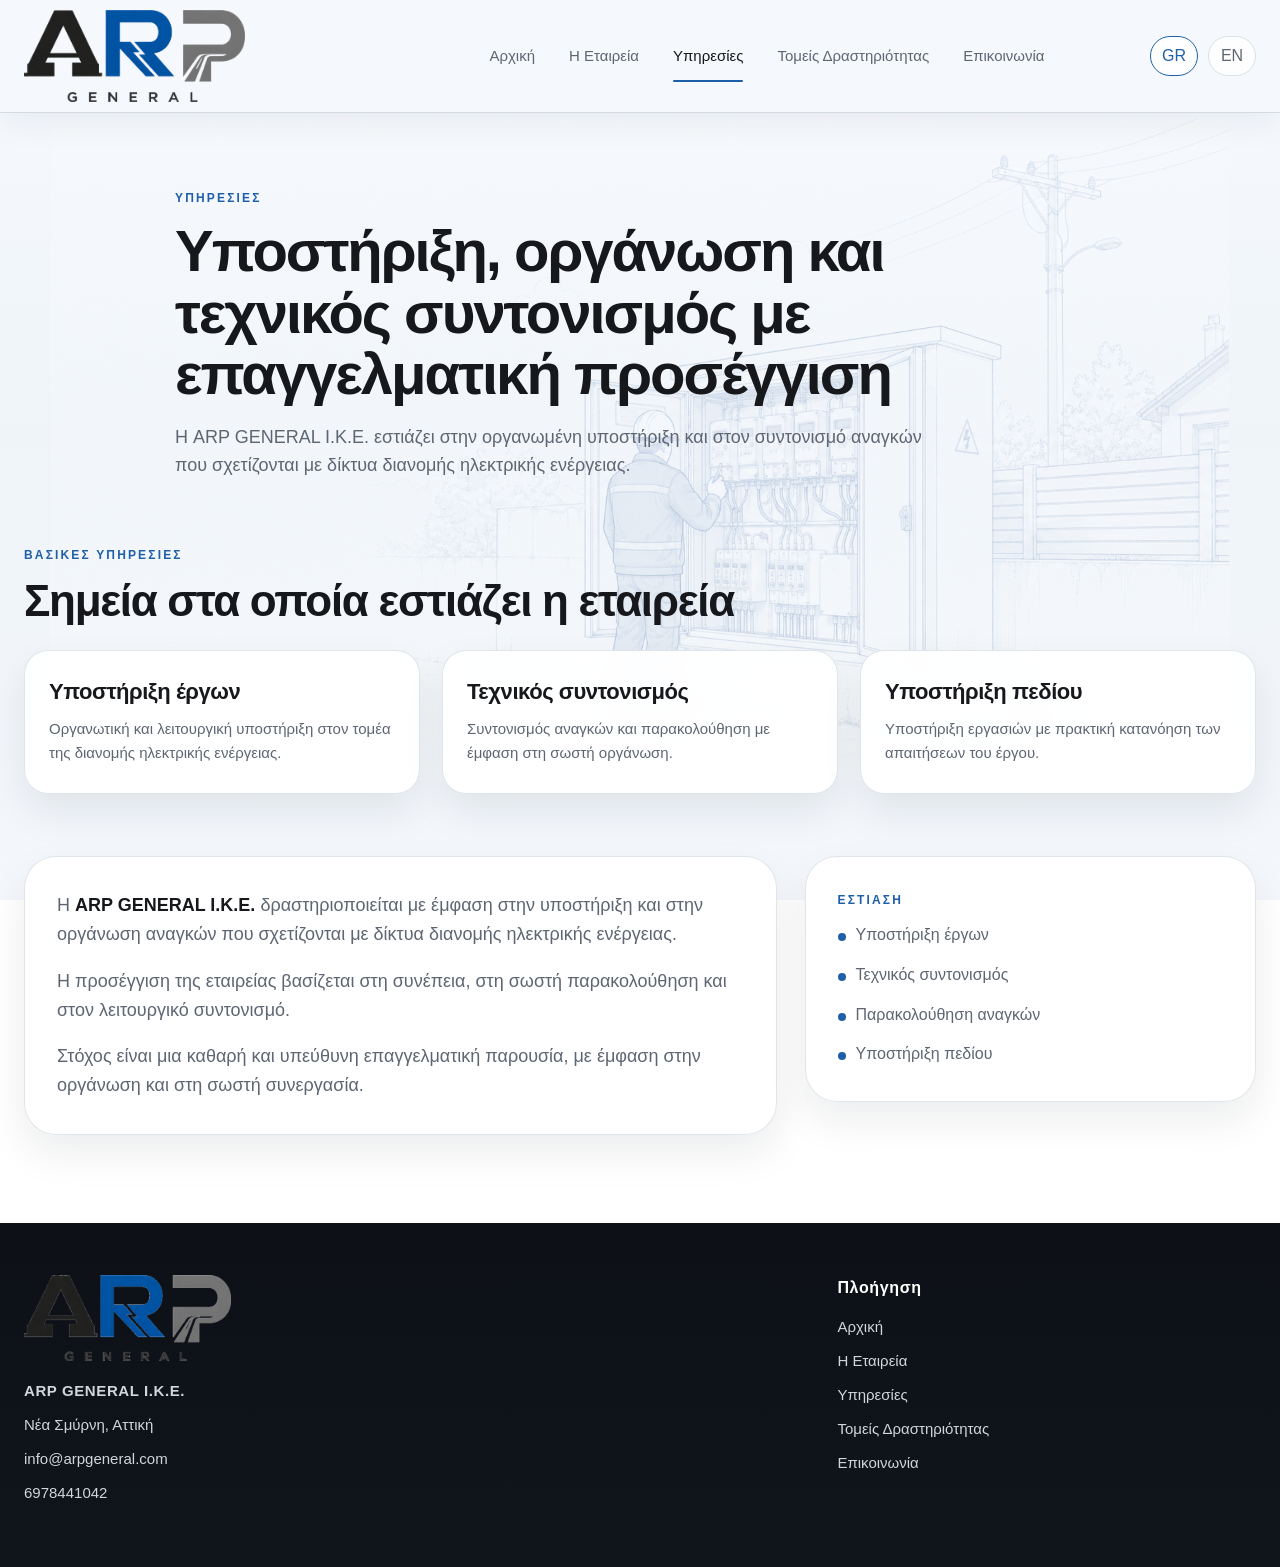
<file: services.html>
<!DOCTYPE html>
<html lang="el">
  <head>
    <meta charset="UTF-8" />
    <meta name="viewport" content="width=device-width, initial-scale=1.0" />
    <title>Υπηρεσίες | ARP GENERAL I.K.E.</title>
    <meta
      name="description"
      content="Υπηρεσίες υποστήριξης, οργάνωσης και τεχνικού συντονισμού στον τομέα των δικτύων διανομής ηλεκτρικής ενέργειας από την ARP GENERAL I.K.E."
    />
    <link rel="stylesheet" href="styles.css" />
  </head>
  <body>
    <header class="site-header">
      <div class="container header-inner">
        <a href="index.html" class="brand" aria-label="ARP GENERAL I.K.E.">
          <img src="assets/logo-transparent-fixed.png" alt="ARP GENERAL I.K.E. logo" class="brand-logo" />
        </a>

        <nav class="main-nav" aria-label="Κύρια πλοήγηση">
          <a href="index.html">Αρχική</a>
          <a href="company.html">Η Εταιρεία</a>
          <a href="services.html" class="active">Υπηρεσίες</a>
          <a href="sectors.html">Τομείς Δραστηριότητας</a>
          <a href="contact.html">Επικοινωνία</a>
        </nav>

        <div class="lang-switch" aria-label="Επιλογή γλώσσας">
          <button type="button" class="lang-btn active">GR</button>
          <button type="button" class="lang-btn">EN</button>
        </div>

        <button class="menu-toggle" type="button" aria-label="Άνοιγμα μενού">
          <span></span>
          <span></span>
          <span></span>
        </button>
      </div>
    </header>

    <main>
      <section class="page-hero">
        <div class="container page-hero-inner">
          <p class="section-label services-label">Υπηρεσίες</p>
          <h1 class="services-hero-title">
            Υποστήριξη, οργάνωση και τεχνικός συντονισμός με επαγγελματική προσέγγιση
          </h1>
          <p class="page-hero-text services-hero-text">
            Η ARP GENERAL I.K.E. εστιάζει στην οργανωμένη υποστήριξη και στον
            συντονισμό αναγκών που σχετίζονται με δίκτυα διανομής ηλεκτρικής ενέργειας.
          </p>
        </div>
      </section>

      <section class="highlights-section">
        <div class="container">
          <div class="section-heading">
            <p class="section-label services-section-label">Βασικές υπηρεσίες</p>
            <h2 class="services-section-title">Σημεία στα οποία εστιάζει η εταιρεία</h2>
          </div>

          <div class="cards-grid">
            <article class="info-card">
              <h3 class="services-card-title-1">Υποστήριξη έργων</h3>
              <p class="services-card-text-1">
                Οργανωτική και λειτουργική υποστήριξη στον τομέα της διανομής ηλεκτρικής ενέργειας.
              </p>
            </article>

            <article class="info-card">
              <h3 class="services-card-title-2">Τεχνικός συντονισμός</h3>
              <p class="services-card-text-2">
                Συντονισμός αναγκών και παρακολούθηση με έμφαση στη σωστή οργάνωση.
              </p>
            </article>

            <article class="info-card">
              <h3 class="services-card-title-3">Υποστήριξη πεδίου</h3>
              <p class="services-card-text-3">
                Υποστήριξη εργασιών με πρακτική κατανόηση των απαιτήσεων του έργου.
              </p>
            </article>
          </div>
        </div>
      </section>

      <section class="content-section">
        <div class="container content-grid">
          <div class="content-main">
            <p class="services-main-text-1">
              Η <strong>ARP GENERAL I.K.E.</strong> δραστηριοποιείται με έμφαση
              στην υποστήριξη και στην οργάνωση αναγκών που σχετίζονται με δίκτυα
              διανομής ηλεκτρικής ενέργειας.
            </p>

            <p class="services-main-text-2">
              Η προσέγγιση της εταιρείας βασίζεται στη συνέπεια, στη σωστή
              παρακολούθηση και στον λειτουργικό συντονισμό.
            </p>

            <p class="services-main-text-3">
              Στόχος είναι μια καθαρή και υπεύθυνη επαγγελματική παρουσία,
              με έμφαση στην οργάνωση και στη σωστή συνεργασία.
            </p>
          </div>

          <aside class="content-side">
            <div class="side-card">
              <p class="section-label services-side-label">Εστίαση</p>
              <ul class="side-list">
                <li class="services-side-item-1">Υποστήριξη έργων</li>
                <li class="services-side-item-2">Τεχνικός συντονισμός</li>
                <li class="services-side-item-3">Παρακολούθηση αναγκών</li>
                <li class="services-side-item-4">Υποστήριξη πεδίου</li>
              </ul>
            </div>
          </aside>
        </div>
      </section>
    </main>

    <footer class="site-footer">
      <div class="container footer-grid">
        <div class="footer-brand">
          <img src="assets/logo-transparent-fixed.png" alt="ARP GENERAL I.K.E. logo" class="footer-logo" />
          <p class="footer-title">ARP GENERAL I.K.E.</p>
          <p class="services-footer-item-1">Νέα Σμύρνη, Αττική</p>
          <p class="services-footer-item-2">info@arpgeneral.com</p>
          <p class="services-footer-item-3">6978441042</p>
        </div>

        <div class="footer-links">
          <p class="footer-heading services-footer-heading">Πλοήγηση</p>
          <a href="index.html">Αρχική</a>
          <a href="company.html">Η Εταιρεία</a>
          <a href="services.html">Υπηρεσίες</a>
          <a href="sectors.html">Τομείς Δραστηριότητας</a>
          <a href="contact.html">Επικοινωνία</a>
        </div>
      </div>
    </footer>

    <script src="script.js"></script>
    <script>
      (function () {
        const servicesTranslations = {
          gr: {
            htmlLang: "el",
            title: "Υπηρεσίες | ARP GENERAL I.K.E.",
            description:
              "Υπηρεσίες υποστήριξης, οργάνωσης και τεχνικού συντονισμού στον τομέα των δικτύων διανομής ηλεκτρικής ενέργειας από την ARP GENERAL I.K.E.",
            label: "Υπηρεσίες",
            heroTitle:
              "Υποστήριξη, οργάνωση και τεχνικός συντονισμός με επαγγελματική προσέγγιση",
            heroText:
              "Η ARP GENERAL I.K.E. εστιάζει στην οργανωμένη υποστήριξη και στον συντονισμό αναγκών που σχετίζονται με δίκτυα διανομής ηλεκτρικής ενέργειας.",
            sectionLabel: "Βασικές υπηρεσίες",
            sectionTitle: "Σημεία στα οποία εστιάζει η εταιρεία",
            cardTitle1: "Υποστήριξη έργων",
            cardText1:
              "Οργανωτική και λειτουργική υποστήριξη στον τομέα της διανομής ηλεκτρικής ενέργειας.",
            cardTitle2: "Τεχνικός συντονισμός",
            cardText2:
              "Συντονισμός αναγκών και παρακολούθηση με έμφαση στη σωστή οργάνωση.",
            cardTitle3: "Υποστήριξη πεδίου",
            cardText3:
              "Υποστήριξη εργασιών με πρακτική κατανόηση των απαιτήσεων του έργου.",
            main1:
              "Η ARP GENERAL I.K.E. δραστηριοποιείται με έμφαση στην υποστήριξη και στην οργάνωση αναγκών που σχετίζονται με δίκτυα διανομής ηλεκτρικής ενέργειας.",
            main2:
              "Η προσέγγιση της εταιρείας βασίζεται στη συνέπεια, στη σωστή παρακολούθηση και στον λειτουργικό συντονισμό.",
            main3:
              "Στόχος είναι μια καθαρή και υπεύθυνη επαγγελματική παρουσία, με έμφαση στην οργάνωση και στη σωστή συνεργασία.",
            sideLabel: "Εστίαση",
            side1: "Υποστήριξη έργων",
            side2: "Τεχνικός συντονισμός",
            side3: "Παρακολούθηση αναγκών",
            side4: "Υποστήριξη πεδίου",
            location: "Νέα Σμύρνη, Αττική",
            footerHeading: "Πλοήγηση",
          },
          en: {
            htmlLang: "en",
            title: "Services | ARP GENERAL I.K.E.",
            description:
              "Support, organization and technical coordination services in the field of electrical power distribution networks by ARP GENERAL I.K.E.",
            label: "Services",
            heroTitle:
              "Support, organization and technical coordination with a professional approach",
            heroText:
              "ARP GENERAL I.K.E. focuses on organized support and coordination of needs related to electrical power distribution networks.",
            sectionLabel: "Core services",
            sectionTitle: "Areas on which the company focuses",
            cardTitle1: "Project support",
            cardText1:
              "Organizational and operational support in the field of electrical power distribution.",
            cardTitle2: "Technical coordination",
            cardText2:
              "Coordination of needs and monitoring with emphasis on proper organization.",
            cardTitle3: "Field support",
            cardText3:
              "Work support with practical understanding of project requirements.",
            main1:
              "ARP GENERAL I.K.E. operates with emphasis on support and organization of needs related to electrical power distribution networks.",
            main2:
              "The company's approach is based on consistency, proper monitoring and operational coordination.",
            main3:
              "The goal is a clear and responsible professional presence, with emphasis on organization and proper cooperation.",
            sideLabel: "Focus",
            side1: "Project support",
            side2: "Technical coordination",
            side3: "Needs monitoring",
            side4: "Field support",
            location: "Nea Smyrni, Attica",
            footerHeading: "Navigation",
          },
        };

        function setDescription(content) {
          const meta = document.querySelector('meta[name="description"]');
          if (meta) meta.setAttribute("content", content);
        }

        function setStrongParagraph(selector, text) {
          const el = document.querySelector(selector);
          if (!el) return;

          if (text.startsWith("ARP GENERAL I.K.E.")) {
            el.innerHTML = `<strong>ARP GENERAL I.K.E.</strong>${text.replace("ARP GENERAL I.K.E.", "")}`;
          } else if (text.startsWith("Η ARP GENERAL I.K.E.")) {
            el.innerHTML = `Η <strong>ARP GENERAL I.K.E.</strong>${text.replace("Η ARP GENERAL I.K.E.", "")}`;
          } else {
            el.textContent = text;
          }
        }

        function applyServicesLanguage(language) {
          const t = servicesTranslations[language] || servicesTranslations.gr;

          document.documentElement.lang = t.htmlLang;
          document.title = t.title;
          setDescription(t.description);

          const map = [
            [".services-label", t.label],
            [".services-hero-title", t.heroTitle],
            [".services-hero-text", t.heroText],
            [".services-section-label", t.sectionLabel],
            [".services-section-title", t.sectionTitle],
            [".services-card-title-1", t.cardTitle1],
            [".services-card-text-1", t.cardText1],
            [".services-card-title-2", t.cardTitle2],
            [".services-card-text-2", t.cardText2],
            [".services-card-title-3", t.cardTitle3],
            [".services-card-text-3", t.cardText3],
            [".services-side-label", t.sideLabel],
            [".services-side-item-1", t.side1],
            [".services-side-item-2", t.side2],
            [".services-side-item-3", t.side3],
            [".services-side-item-4", t.side4],
            [".services-footer-item-1", t.location],
            [".services-footer-heading", t.footerHeading],
          ];

          map.forEach(([selector, value]) => {
            const el = document.querySelector(selector);
            if (el) el.textContent = value;
          });

          setStrongParagraph(".services-main-text-1", t.main1);

          const main2 = document.querySelector(".services-main-text-2");
          const main3 = document.querySelector(".services-main-text-3");
          if (main2) main2.textContent = t.main2;
          if (main3) main3.textContent = t.main3;
        }

        function getSavedLanguage() {
          const saved = localStorage.getItem("arp-language");
          return saved === "en" ? "en" : "gr";
        }

        function bindServicesButtons() {
          document.querySelectorAll(".lang-switch .lang-btn").forEach((btn) => {
            btn.addEventListener("click", () => {
              setTimeout(() => {
                applyServicesLanguage(getSavedLanguage());
              }, 0);
            });
          });
        }

        applyServicesLanguage(getSavedLanguage());
        bindServicesButtons();
      })();
    </script>
  </body>
</html>
</file>
<file: styles.css>
:root {
  --bg: #f2f5f9;
  --surface: rgba(255, 255, 255, 0.93);
  --surface-strong: rgba(255, 255, 255, 0.97);
  --surface-soft: #eef2f6;
  --text: #16181c;
  --text-soft: #5d6672;
  --text-muted: #7d8793;
  --line: #d9e0e8;
  --line-strong: #c8d0d9;
  --black-a: #171a20;
  --blue-r: #1f5faa;
  --blue-r-strong: #1d5aa0;
  --gray-p: #8a919a;
  --footer-bg: #0f1318;
  --footer-text: #cfd6de;
  --shadow-soft: 0 18px 40px rgba(16, 24, 40, 0.08);
  --shadow-card: 0 14px 34px rgba(16, 24, 40, 0.07);
  --shadow-header: 0 12px 30px rgba(15, 23, 42, 0.05);
  --radius-xl: 32px;
  --radius-lg: 24px;
  --radius-md: 18px;
  --radius-sm: 12px;
  --container: 1240px;
  --header-height: 112px;
}

* {
  box-sizing: border-box;
}

html {
  scroll-behavior: smooth;
}

html,
body {
  max-width: 100%;
  overflow-x: hidden;
}

body {
  margin: 0;
  position: relative;
  isolation: isolate;
  font-family: -apple-system, BlinkMacSystemFont, "Segoe UI", Roboto, Arial, sans-serif;
  color: var(--text);
  line-height: 1.6;
  background:
    radial-gradient(circle at 12% 10%, rgba(31, 95, 170, 0.1), transparent 0 24%),
    radial-gradient(circle at 88% 14%, rgba(138, 145, 154, 0.09), transparent 0 20%),
    linear-gradient(180deg, #f7fafe 0%, #eff4f9 48%, #f4f7fb 100%);
  background-attachment: fixed;
}

body::before {
  content: "";
  position: fixed;
  inset: 0;
  z-index: -2;
  pointer-events: none;
  background-repeat: no-repeat;
  background-position: center top 118px;
  background-size: min(1220px, 92vw) auto;
  opacity: 0;
}

body::after {
  content: "";
  position: fixed;
  inset: 0;
  z-index: -1;
  pointer-events: none;
  opacity: 0.08;
  background-image:
    linear-gradient(rgba(31, 95, 170, 0.08) 1px, transparent 1px),
    linear-gradient(90deg, rgba(31, 95, 170, 0.08) 1px, transparent 1px);
  background-size: 120px 120px, 120px 120px;
  mask-image: linear-gradient(
    180deg,
    rgba(0, 0, 0, 0.22) 0%,
    rgba(0, 0, 0, 0.08) 30%,
    rgba(0, 0, 0, 0.05) 70%,
    rgba(0, 0, 0, 0.12) 100%
  );
}

/* PAGE BACKGROUNDS */
body.page-home::before {
  background-image: url("assets/backgrounds/1.png");
  opacity: 0.5;
}

body.page-company::before {
  background-image: url("assets/backgrounds/2.png");
  opacity: 0.3;
}

body.page-services::before {
  background-image: url("assets/backgrounds/3.png");
  opacity: 0.3;
}

body.page-sectors::before {
  background-image: url("assets/backgrounds/4.png");
  opacity: 0.3;
}

body.page-contact::before {
  background-image: url("assets/backgrounds/5.png");
  opacity: 0.3;
}

img {
  max-width: 100%;
  display: block;
}

a {
  color: inherit;
  text-decoration: none;
}

button,
input,
textarea {
  font: inherit;
}

.container {
  width: min(100% - 48px, var(--container));
  margin: 0 auto;
}

.section-narrow {
  width: min(100%, 860px);
}

.site-header {
  position: sticky;
  top: 0;
  z-index: 1000;
  background: rgba(245, 248, 252, 0.88);
  backdrop-filter: blur(18px);
  border-bottom: 1px solid rgba(201, 209, 217, 0.74);
  box-shadow: var(--shadow-header);
}

.header-inner {
  display: grid;
  grid-template-columns: minmax(250px, 360px) 1fr auto;
  align-items: center;
  min-height: var(--header-height);
  gap: 26px;
}

.brand {
  display: inline-flex;
  align-items: center;
  justify-content: flex-start;
  min-width: 0;
  padding: 0;
}

.brand-logo {
  width: 100%;
  max-width: 315px;
  height: auto;
  max-height: 92px;
  object-fit: contain;
  object-position: left center;
}

.main-nav {
  display: flex;
  align-items: center;
  justify-content: center;
  gap: 34px;
  min-width: 0;
}

.main-nav a {
  position: relative;
  font-size: 15px;
  font-weight: 500;
  color: var(--text-soft);
  transition: color 0.2s ease;
  white-space: nowrap;
}

.main-nav a:hover,
.main-nav a.active {
  color: var(--text);
}

.main-nav a.active::after,
.main-nav a:hover::after {
  content: "";
  position: absolute;
  left: 0;
  bottom: -14px;
  width: 100%;
  height: 2px;
  background: var(--blue-r);
  border-radius: 999px;
}

.lang-switch {
  display: flex;
  align-items: center;
  gap: 10px;
}

.lang-btn {
  border: 1px solid var(--line);
  background: rgba(255, 255, 255, 0.9);
  color: var(--text-soft);
  min-width: 48px;
  height: 40px;
  border-radius: 999px;
  cursor: pointer;
  transition: all 0.2s ease;
}

.lang-btn.active,
.lang-btn:hover {
  border-color: var(--blue-r);
  color: var(--blue-r);
  background: rgba(255, 255, 255, 0.98);
}

.menu-toggle {
  display: none;
  border: none;
  background: transparent;
  padding: 0;
  width: 42px;
  height: 42px;
  cursor: pointer;
}

.menu-toggle span {
  display: block;
  width: 24px;
  height: 2px;
  margin: 5px auto;
  background: var(--text);
  border-radius: 999px;
  transition: transform 0.2s ease, opacity 0.2s ease;
}

.mobile-nav {
  display: none;
}

/* HOME */
.hero {
  padding: 76px 0 44px;
}

.hero-home-shell {
  display: flex;
  flex-direction: column;
  gap: 28px;
}

.hero-home-main {
  display: grid;
  grid-template-columns: minmax(0, 1.12fr) minmax(340px, 0.88fr);
  gap: 28px;
  align-items: stretch;
}

.hero-home-copy,
.hero-home-visual-panel,
.info-card,
.sector-box,
.content-main,
.side-card,
.contact-cta-inner,
.hero-home-bottom-card,
.contact-form-card {
  background: var(--surface);
  border: 1px solid rgba(217, 224, 232, 0.84);
  box-shadow: var(--shadow-soft);
  backdrop-filter: blur(10px);
}

.hero-home-copy,
.hero-home-visual-panel,
.content-main,
.side-card,
.contact-cta-inner,
.contact-form-card {
  border-radius: var(--radius-xl);
}

.info-card,
.sector-box,
.hero-home-bottom-card {
  border-radius: var(--radius-lg);
}

.hero-home-copy {
  padding: 58px 54px;
}

.eyebrow,
.section-label {
  margin: 0 0 12px;
  color: var(--blue-r);
  text-transform: uppercase;
  letter-spacing: 0.18em;
  font-size: 12px;
  font-weight: 700;
}

.hero h1 {
  margin: 0;
  font-size: clamp(38px, 6vw, 66px);
  line-height: 1.04;
  letter-spacing: -0.035em;
  max-width: 12ch;
}

.hero-text {
  margin: 22px 0 0;
  max-width: 620px;
  font-size: 18px;
  color: var(--text-soft);
}

.hero-home-accent {
  width: 82px;
  height: 4px;
  border-radius: 999px;
  margin: 24px 0 0;
  background: linear-gradient(90deg, var(--black-a), var(--blue-r), var(--gray-p));
}

.hero-home-points {
  display: grid;
  grid-template-columns: 1fr;
  gap: 18px;
  margin-top: 30px;
}

.hero-point h3 {
  margin: 0 0 6px;
  font-size: 18px;
  line-height: 1.2;
  letter-spacing: -0.02em;
}

.hero-point p {
  margin: 0;
  color: var(--text-soft);
  font-size: 16px;
}

.primary-btn {
  display: inline-flex;
  align-items: center;
  justify-content: center;
  margin-top: 32px;
  min-height: 54px;
  padding: 0 28px;
  border-radius: 999px;
  background: var(--black-a);
  color: #fff;
  font-size: 15px;
  font-weight: 600;
  transition: transform 0.2s ease, opacity 0.2s ease, background 0.2s ease;
}

.primary-btn:hover {
  transform: translateY(-1px);
  opacity: 0.96;
}

.hero-home-visual {
  display: flex;
  height: 100%;
}

.hero-home-visual-panel {
  position: relative;
  width: 100%;
  padding: 34px 32px 30px;
  display: flex;
  flex-direction: column;
  justify-content: flex-end;
  overflow: hidden;
  background:
    linear-gradient(180deg, rgba(31, 95, 170, 0.04), rgba(31, 95, 170, 0)),
    rgba(255, 255, 255, 0.96);
}

.hero-home-visual-line {
  width: 74px;
  height: 4px;
  border-radius: 999px;
  background: linear-gradient(90deg, var(--black-a), var(--blue-r), var(--gray-p));
  margin-bottom: 24px;
}

.hero-home-visual-panel h2 {
  margin: 0 0 12px;
  font-size: 28px;
  line-height: 1.16;
  letter-spacing: -0.02em;
}

.hero-home-visual-panel p {
  margin: 0;
  color: var(--text-soft);
  font-size: 16px;
}

.hero-home-stats {
  display: grid;
  grid-template-columns: 1fr;
  gap: 14px;
  margin-top: 28px;
}

.hero-home-stat {
  padding: 14px 16px;
  border-radius: 16px;
  background: rgba(245, 248, 252, 0.92);
  border: 1px solid rgba(217, 224, 232, 0.9);
}

.hero-home-stat-label {
  display: block;
  margin-bottom: 6px;
  font-size: 11px;
  font-weight: 700;
  letter-spacing: 0.12em;
  text-transform: uppercase;
  color: var(--blue-r);
}

.hero-home-stat strong {
  font-size: 17px;
  line-height: 1.25;
  letter-spacing: -0.02em;
}

.hero-home-bottom {
  display: grid;
  grid-template-columns: repeat(3, minmax(0, 1fr));
  gap: 22px;
}

.hero-home-bottom-card {
  display: flex;
  flex-direction: column;
  align-items: flex-start;
  padding: 28px 24px;
}

.hero-home-bottom-card h3 {
  margin: 0 0 12px;
  font-size: 22px;
  line-height: 1.2;
  letter-spacing: -0.02em;
}

.hero-home-bottom-card p {
  margin: 0;
  color: var(--text-soft);
  font-size: 15px;
}

/* GENERIC SECTIONS */
.intro-section,
.highlights-section,
.sectors-preview,
.approach-section,
.contact-cta {
  padding: 38px 0;
}

.section-text {
  margin: 0;
  color: var(--text-soft);
  font-size: 18px;
}

.intro-section h2,
.approach-section h2,
.contact-cta h2,
.section-heading h2 {
  margin: 0 0 16px;
  font-size: clamp(30px, 4vw, 44px);
  line-height: 1.1;
  letter-spacing: -0.03em;
}

.section-heading {
  margin-bottom: 24px;
  max-width: 820px;
}

.cards-grid {
  display: grid;
  grid-template-columns: repeat(3, minmax(0, 1fr));
  gap: 22px;
}

.info-card,
.sector-box {
  padding: 28px 24px;
}

.info-card {
  display: flex;
  flex-direction: column;
  align-items: flex-start;
}

.info-card h3,
.sector-box h3 {
  margin: 0 0 12px;
  font-size: 22px;
  line-height: 1.2;
  letter-spacing: -0.02em;
}

.info-card p {
  margin: 0;
  color: var(--text-soft);
  font-size: 15px;
}

.text-link {
  display: inline-flex;
  align-items: center;
  justify-content: center;
  gap: 9px;
  margin-top: 20px;
  min-height: 40px;
  padding: 0 16px;
  border-radius: 999px;
  border: 1px solid rgba(31, 95, 170, 0.24);
  background:
    linear-gradient(180deg, rgba(255, 255, 255, 0.96), rgba(239, 244, 249, 0.92));
  color: var(--blue-r);
  font-size: 14px;
  font-weight: 700;
  letter-spacing: -0.01em;
  box-shadow: 0 10px 22px rgba(31, 95, 170, 0.08);
  transition:
    transform 0.2s ease,
    border-color 0.2s ease,
    background 0.2s ease,
    box-shadow 0.2s ease,
    color 0.2s ease;
}

.text-link::after {
  content: "→";
  font-size: 16px;
  line-height: 1;
  transition: transform 0.2s ease;
}

.text-link:hover {
  transform: translateY(-1px);
  border-color: rgba(31, 95, 170, 0.42);
  background: var(--blue-r);
  color: #ffffff;
  box-shadow: 0 14px 28px rgba(31, 95, 170, 0.18);
}

.text-link:hover::after {
  transform: translateX(3px);
}

.sectors-grid {
  display: grid;
  grid-template-columns: repeat(2, minmax(0, 1fr));
  gap: 22px;
}

.sectors-grid.single-sector {
  grid-template-columns: 1fr;
  max-width: 760px;
}

.sector-number {
  display: inline-flex;
  align-items: center;
  justify-content: center;
  min-width: 44px;
  height: 32px;
  padding: 0 10px;
  margin-bottom: 20px;
  border-radius: 999px;
  background: var(--surface-soft);
  color: var(--blue-r);
  font-size: 12px;
  font-weight: 700;
  letter-spacing: 0.12em;
}

.contact-cta-inner {
  display: flex;
  align-items: center;
  justify-content: space-between;
  gap: 28px;
  padding: 36px 34px;
}

.contact-list {
  list-style: none;
  padding: 0;
  margin: 18px 0 0;
}

.contact-list li {
  margin-bottom: 8px;
  color: var(--text-soft);
  font-size: 17px;
}

/* FOOTER */
.site-footer {
  margin-top: 44px;
  background:
    radial-gradient(circle at 12% 18%, rgba(31, 95, 170, 0.16), transparent 0 22%),
    linear-gradient(180deg, #0d1117 0%, #10151b 100%);
  color: var(--footer-text);
  padding: 52px 0;
}

.footer-grid {
  display: grid;
  grid-template-columns: 1.3fr 0.7fr;
  gap: 36px;
}

.footer-brand {
  display: flex;
  flex-direction: column;
  align-items: flex-start;
}

.footer-logo {
  height: 86px;
  width: auto;
  margin-bottom: 18px;
  padding: 0;
  background: transparent;
  border-radius: 0;
  box-shadow: none;
  filter: none;
  opacity: 1;
}

.footer-title,
.footer-heading {
  margin: 0 0 14px;
  color: #ffffff;
  font-size: 16px;
  font-weight: 700;
  letter-spacing: 0.04em;
}

.footer-brand p,
.footer-links a {
  margin: 0 0 10px;
  color: var(--footer-text);
  font-size: 15px;
}

.footer-links {
  display: flex;
  flex-direction: column;
}

/* PAGE HERO */
.page-hero {
  padding: 76px 0 28px;
}

.page-hero-inner {
  max-width: 930px;
}

.page-hero h1 {
  margin: 0 0 18px;
  font-size: clamp(34px, 5vw, 58px);
  line-height: 1.06;
  letter-spacing: -0.035em;
}

.page-hero-text {
  margin: 0;
  max-width: 760px;
  font-size: 18px;
  color: var(--text-soft);
}

/* CONTENT */
.content-section {
  padding: 24px 0 44px;
}

.content-grid {
  display: grid;
  grid-template-columns: minmax(0, 1.25fr) minmax(280px, 0.75fr);
  gap: 28px;
  align-items: start;
}

.content-main,
.side-card {
  padding: 34px 32px;
}

.content-main p {
  margin: 0 0 18px;
  font-size: 18px;
  color: var(--text-soft);
}

.content-main p:last-child {
  margin-bottom: 0;
}

.content-main strong {
  color: var(--text);
}

.side-list {
  list-style: none;
  padding: 0;
  margin: 0;
}

.side-list li {
  position: relative;
  padding-left: 18px;
  margin-bottom: 14px;
  color: var(--text-soft);
  font-size: 16px;
}

.side-list li:last-child {
  margin-bottom: 0;
}

.side-list li::before {
  content: "";
  position: absolute;
  left: 0;
  top: 11px;
  width: 8px;
  height: 8px;
  border-radius: 999px;
  background: var(--blue-r);
}

/* CONTACT PAGE */
.contact-page-grid {
  display: grid;
  grid-template-columns: minmax(0, 0.95fr) minmax(320px, 1.05fr);
  gap: 28px;
  align-items: start;
}

.contact-page-title {
  margin: 0 0 22px;
  font-size: clamp(28px, 4vw, 42px);
  line-height: 1.1;
  letter-spacing: -0.03em;
}

.contact-details-list {
  list-style: none;
  padding: 0;
  margin: 0;
}

.contact-details-list li {
  display: flex;
  flex-direction: column;
  gap: 6px;
  padding: 18px 0;
  border-bottom: 1px solid var(--line);
}

.contact-details-list li:first-child {
  padding-top: 0;
}

.contact-details-list li:last-child {
  border-bottom: none;
  padding-bottom: 0;
}

.contact-details-label {
  font-size: 13px;
  font-weight: 700;
  letter-spacing: 0.12em;
  text-transform: uppercase;
  color: var(--blue-r);
}

.contact-details-value {
  font-size: 18px;
  color: var(--text);
}

.contact-form-card {
  padding: 28px 24px;
}

.contact-form {
  display: flex;
  flex-direction: column;
  gap: 18px;
}

.form-row {
  display: flex;
  flex-direction: column;
  gap: 8px;
}

.form-row label {
  font-size: 14px;
  font-weight: 600;
  color: var(--text);
}

.form-row input,
.form-row textarea {
  width: 100%;
  border: 1px solid var(--line);
  background: rgba(255, 255, 255, 0.95);
  color: var(--text);
  border-radius: 14px;
  padding: 14px 16px;
  outline: none;
  transition: border-color 0.2s ease, box-shadow 0.2s ease;
}

.form-row input::placeholder,
.form-row textarea::placeholder {
  color: #8b95a1;
}

.form-row input:focus,
.form-row textarea:focus {
  border-color: var(--blue-r);
  box-shadow: 0 0 0 4px rgba(31, 95, 170, 0.08);
}

.form-row textarea {
  resize: vertical;
  min-height: 150px;
}

.form-btn {
  width: 100%;
  margin-top: 4px;
}

/* RESPONSIVE */
@media (max-width: 1080px) {
  .header-inner {
    grid-template-columns: minmax(220px, 280px) 1fr auto;
    gap: 20px;
  }

  .brand-logo {
    max-width: 250px;
  }

  .main-nav {
    gap: 22px;
  }

  .hero-home-main,
  .hero-home-bottom,
  .footer-grid,
  .content-grid,
  .contact-page-grid,
  .cards-grid {
    grid-template-columns: 1fr;
  }

  body::before {
    background-size: min(980px, 94vw) auto;
    background-position: center top 118px;
  }
}

@media (max-width: 860px) {
  .site-header {
    background: rgba(245, 248, 252, 0.94);
  }

  .header-inner {
    display: flex;
    min-height: 92px;
    gap: 18px;
  }

  .brand {
    flex: 1 1 auto;
  }

  .brand-logo {
    max-width: 220px;
    max-height: 78px;
  }

  .main-nav,
  .lang-switch {
    display: none;
  }

  .menu-toggle {
    display: block;
  }

  .hero {
    padding-top: 48px;
  }

  .hero-home-copy {
    padding: 36px 24px;
  }

  .hero-home-visual-panel {
    padding: 26px 22px;
  }

  .hero h1 {
    max-width: 100%;
  }

  .contact-cta-inner {
    flex-direction: column;
    align-items: flex-start;
  }

  .mobile-nav {
    display: none;
    flex-direction: column;
    gap: 18px;
    padding: 0 24px 22px;
    background: rgba(245, 247, 250, 0.98);
    border-bottom: 1px solid rgba(201, 209, 217, 0.7);
  }

  .mobile-nav.open {
    display: flex;
  }

  .mobile-nav a {
    color: var(--text);
    font-size: 16px;
    font-weight: 500;
  }

  .mobile-lang-switch {
    display: flex;
    gap: 8px;
    padding-top: 4px;
  }

  .menu-toggle.open span:nth-child(1) {
    transform: translateY(7px) rotate(45deg);
  }

  .menu-toggle.open span:nth-child(2) {
    opacity: 0;
  }

  .menu-toggle.open span:nth-child(3) {
    transform: translateY(-7px) rotate(-45deg);
  }

  body::before {
    background-size: min(760px, 96vw) auto;
    background-position: center top 100px;
    opacity: 0.34;
  }

  body.page-home::before {
    opacity: 0.34;
  }

  body.page-company::before,
  body.page-services::before,
  body.page-sectors::before,
  body.page-contact::before {
    opacity: 0.22;
  }
}

@media (max-width: 560px) {
  .container {
    width: min(100% - 24px, var(--container));
  }

  .hero h1,
  .intro-section h2,
  .approach-section h2,
  .contact-cta h2,
  .section-heading h2,
  .page-hero h1 {
    font-size: 32px;
  }

  .hero-text,
  .section-text,
  .page-hero-text,
  .content-main p {
    font-size: 16px;
  }

  .info-card,
  .sector-box,
  .content-main,
  .side-card,
  .contact-form-card,
  .hero-home-bottom-card {
    padding: 22px 18px;
  }

  .primary-btn {
    width: 100%;
  }

  .text-link {
    width: 100%;
    margin-top: 18px;
  }

  .footer-logo {
    height: 72px;
  }

  body::before {
    background-size: min(540px, 98vw) auto;
    background-position: center top 88px;
  }
}
</file>
